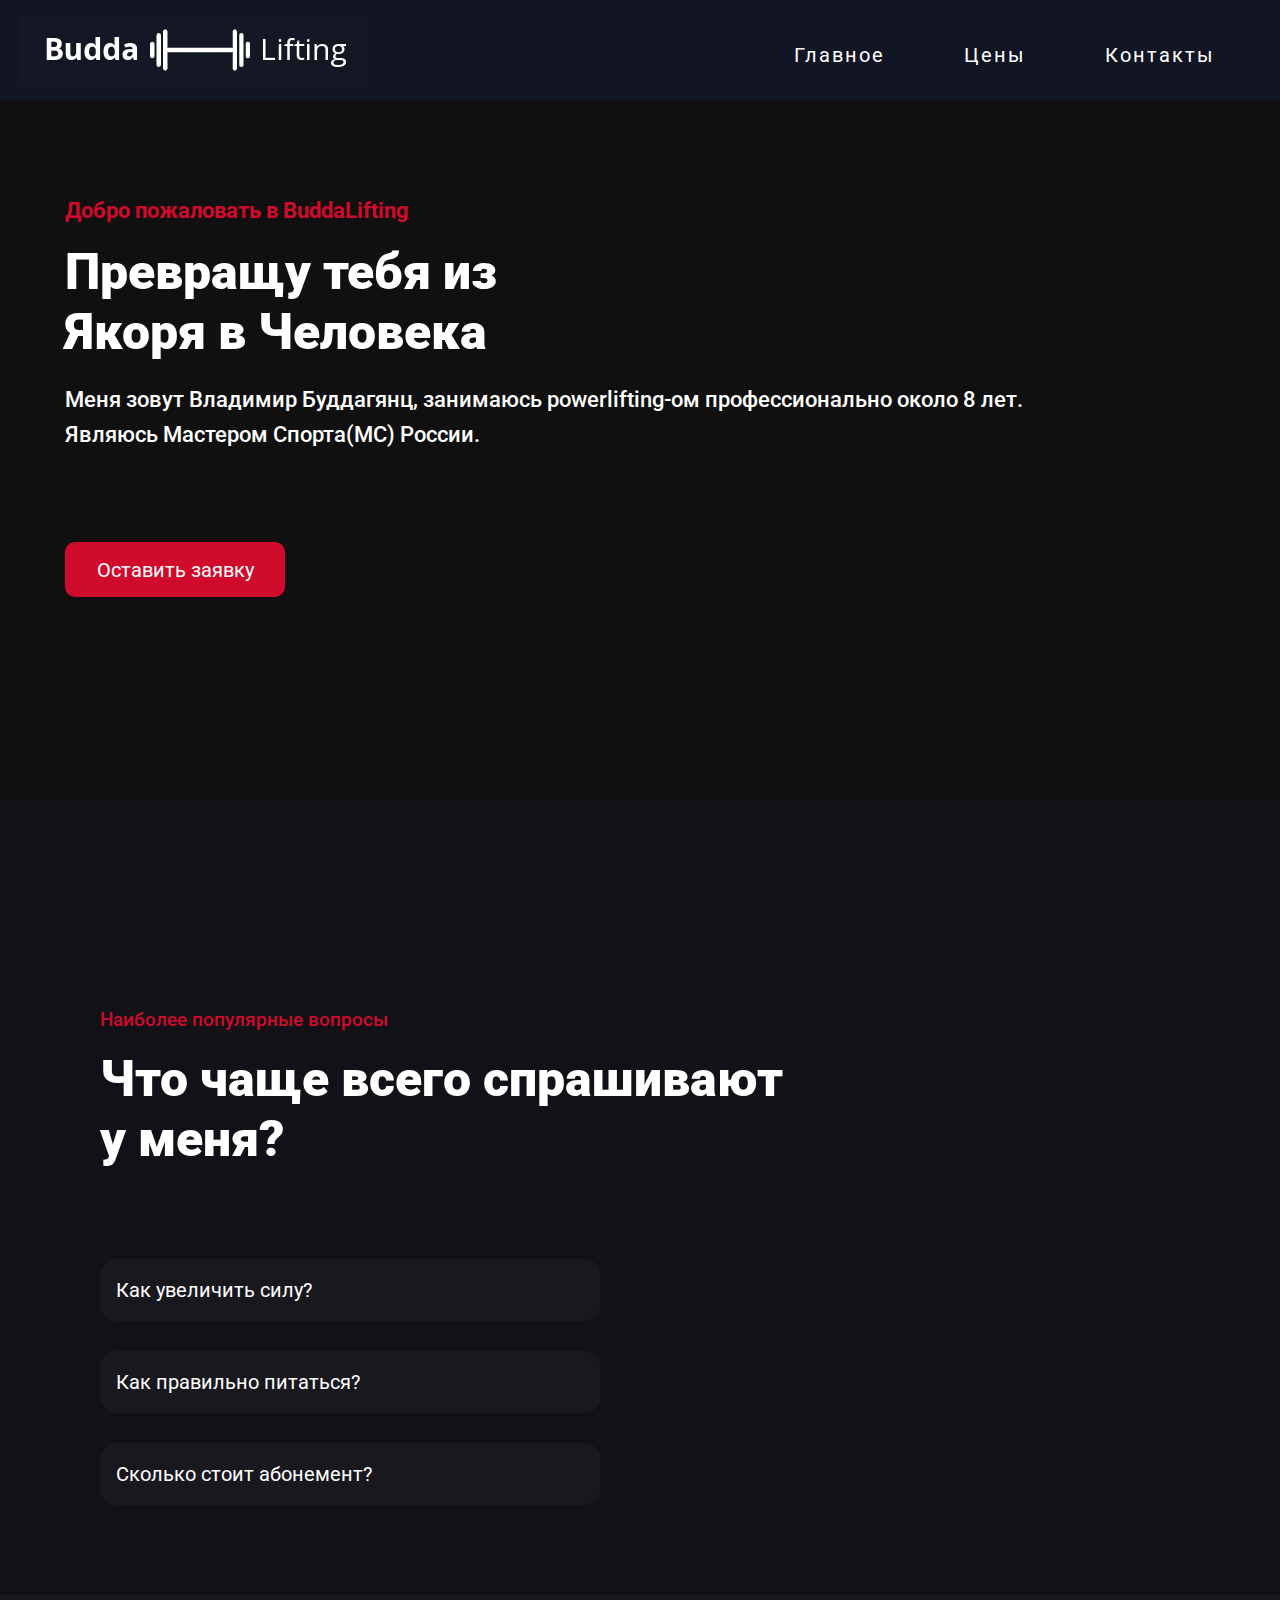
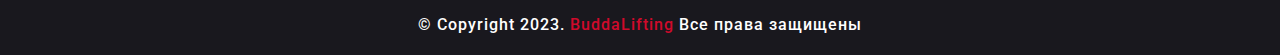
<file: index.html>
<!DOCTYPE html>
<html lang="ru">

<head>
  <meta charset="UTF-8">
  <meta http-equiv="X-UA-Compatible" content="IE=edge">
  <meta name="viewport" content="width=device-width, initial-scale=1.0">
  <link rel="stylesheet" href="style.css">
  <link href="https://fonts.googleapis.com/css2?family=Roboto:wght@300;400;500;700;900&display=swap" rel="stylesheet">
  <title>BuddaLifting</title>
</head>

<body>
  <div class="wrapper">
    <header>
      <div class="header__row">
        <div class="header__logo">
          <img src="img/logo.png" alt="Logo" class="logo">
        </div>
        <div class="header__nav">
          <nav>
            <a href="index.html">Главное</a>
            <a href="price.html">Цены</a>
            <a href="#popup_1">Контакты</a>
          </nav>
        </div>
      </div>
    </header>
    <main>
      <div class="title">
        <div class="container">
          <div class="title__row">
            <div class="title__body">
              <p class="title__welcome">Добро пожаловать в BuddaLifting</p>
              <h1 class="title__title">Превращу тебя из <br> Якоря в Человека</h1>
              <p class="title__subtitle">Меня зовут Владимир Буддагянц, занимаюсь powerlifting-ом профессионально около
                8 лет. <br> Являюсь Мастером Спорта(МС) России.</p>
              <a class="title__btn" href="#popup"><button class="title__btn">Оставить заявку</a></button>
            </div>
          </div>
        </div>
      </div>
      <div class="question">
        <div class="question__row">
          <div class="question__body">
            <div class="question__title">Наиболее популярные вопросы</div>
            <div class="question__subtitle">Что чаще всего спрашивают у меня?</div>
            <div class="faq">
              <div class="faq__item">
                <label class="faq__title" for="faq_1">Как увеличить силу?</label>
                <input type="checkbox" class="faq-input" id="faq_1">
                <div class="faq__text">
                  Lorem ipsum, dolor sit amet consectetur adipisicing elit. <br> Cum ab temporibus quo saepe placeat
                  provident <br> nesciunt a officia dolorum tenetur?
                </div>
              </div>
              <div class="faq__item">
                <label class="faq__title" for="faq_2">Как правильно питаться?</label>
                <input type="checkbox" class="faq-input" id="faq_2">
                <div class="faq__text">
                  Lorem ipsum, dolor sit amet consectetur adipisicing elit. <br> Cum ab temporibus quo saepe placeat
                  provident <br> nesciunt a officia dolorum tenetur?
                </div>
              </div>
              <div class="faq__item">
                <label class="faq__title" for="faq_3">Сколько стоит абонемент?</label>
                <input type="checkbox" class="faq-input" id="faq_3">
                <div class="faq__text">
                  Lorem ipsum, dolor sit amet consectetur adipisicing elit. <br> Cum ab temporibus quo saepe placeat
                  provident <br> nesciunt a officia dolorum tenetur?
                </div>
              </div>
            </div>
          </div>
        </div>
      </div>
    </main>
    <footer>
      <p class="footer__text">
        © Copyright 2023. <span class="footer">BuddaLifting</span> Все права защищены
      </p>
    </footer>
  </div>
  <div id="popup" class="popup">
    <div class="popup__body">
      <div class="popup__content">
        <a href="#" class="popup__close">&#9747;</a>
        <div class="popup__title">Оставьте свои контактные данные и я свяжусь с Вами</div>
        <div class="popup__info">
          <form class="popup__form">
            <input type="texx" placeholder="Ваше имя" class="popup__name">
            <input type="tel" placeholder="Ваш номер телефона" class="popup__tel">
            <button type="reset" class="popup__btn">Отправить</button>
          </form>
        </div>
      </div>
    </div>
  </div>
  <div id="popup_1" class="popup">
    <div class="popup__body">
      <div class="popup__content_1">
        <a href="#" class="popup__close">&#9747;</a>
        <div class="popup__title">Контакты для связи со мной</div>
        <div class="popup__info_1">
          <p class="popup__tel_1">+7-999-999-99-99</p>
          <a target="_blank" href="https://vk.com/buddalifting" class="popup__vk">Мой Вк</a>
          <a target="_blank" href="https://instagram.com/buddalifting?igshid=YmMyMTA2M2Y=" class="popup__inst">Мой
            Инстаграмм</a>
        </div>
      </div>
    </div>
  </div>
</body>

</html>
</file>
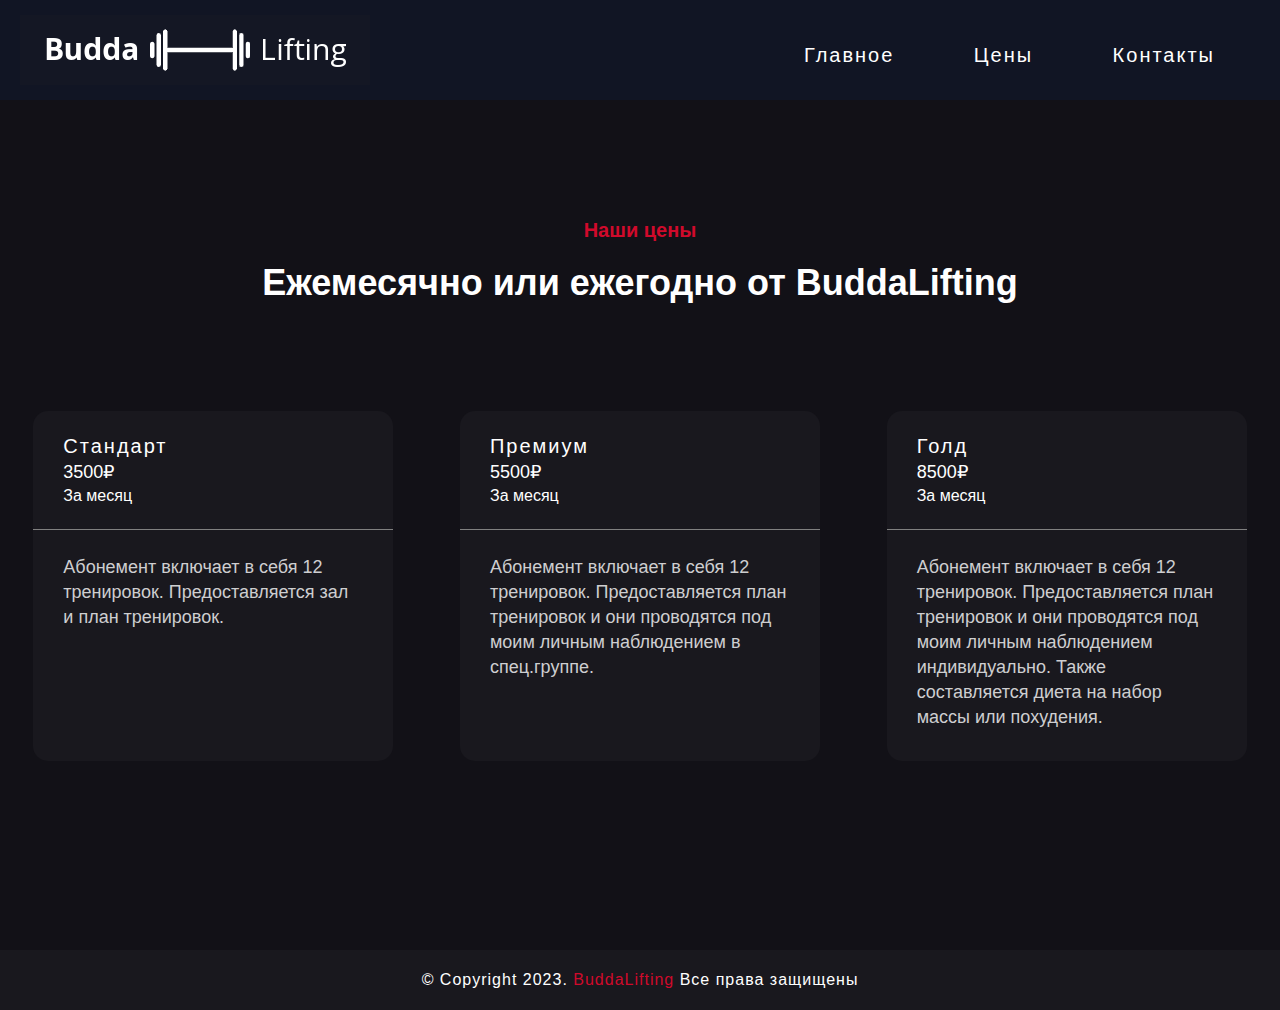
<file: price.html>
<!DOCTYPE html>
<html lang="en">

<head>
  <meta charset="UTF-8">
  <meta http-equiv="X-UA-Compatible" content="IE=edge">
  <meta name="viewport" content="width=device-width, initial-scale=1.0">
  <link rel="stylesheet" href="price.css">
  <title>BuddaLifting</title>
</head>

<body>
  <div class="wrapper">
    <header>
      <div class="header__row">
        <div class="header__logo">
          <img src="img/logo.png" alt="Logo" class="logo">
        </div>
        <div class="header__nav">
          <nav>
            <a href="index.html">Главное</a>
            <a href="price.html">Цены</a>
            <a href="#popup_1">Контакты</a>
          </nav>
        </div>
      </div>
    </header>
    <main>
      <div class="price">
        <div class="price__title">Наши цены</div>
        <div class="price__subtitle">Ежемесячно или ежегодно от BuddaLifting</div>
        <div class="price__columns">
          <div class="price__item">
            <div class="item__top">
              <div class="item__title">Стандарт</div>
              <div class="item__price">3500₽</div>
              <div class="item__time">За месяц</div>
            </div>
            <div class="item__bottom">
              <div class="item__btext">Абонемент включает в себя 12 тренировок. Предоставляется зал и план тренировок.
              </div>
            </div>
          </div>
          <div class="price__item">
            <div class="item__top">
              <div class="item__title">Премиум</div>
              <div class="item__price">5500₽</div>
              <div class="item__time">За месяц</div>
            </div>
            <div class="item__bottom">
              <div class="item__btext">Абонемент включает в себя 12 тренировок. Предоставляется план тренировок и они
                проводятся под моим личным наблюдением в спец.группе.
              </div>
            </div>
          </div>
          <div class="price__item">
            <div class="item__top">
              <div class="item__title">Голд</div>
              <div class="item__price">8500₽</div>
              <div class="item__time">За месяц</div>
            </div>
            <div class="item__bottom">
              <div class="item__btext">Абонемент включает в себя 12 тренировок. Предоставляется план тренировок и они
                проводятся под моим личным наблюдением индивидуально. Также составляется диета на набор массы или
                похудения.
              </div>
            </div>
          </div>
        </div>
      </div>
    </main>
    <footer>
      <p class="footer__text">
        © Copyright 2023. <span class="footer">BuddaLifting</span> Все права защищены
      </p>
    </footer>
  </div>
  <div id="popup" class="popup">
    <div class="popup__body">
      <div class="popup__content">
        <a href="#" class="popup__close">&#9747;</a>
        <div class="popup__title">Оставьте свои контактные данные и я свяжусь с Вами</div>
        <div class="popup__info">
          <form class="popup__form">
            <input type="texx" placeholder="Ваше имя" class="popup__name">
            <input type="tel" placeholder="Ваш номер телефона" class="popup__tel">
            <button type="reset" class="popup__btn">Отправить</button>
          </form>
        </div>
      </div>
    </div>
  </div>
  <div id="popup_1" class="popup">
    <div class="popup__body">
      <div class="popup__content_1">
        <a href="#" class="popup__close">&#9747;</a>
        <div class="popup__title">Контакты для связи со мной</div>
        <div class="popup__info_1">
          <p class="popup__tel_1">+7-999-999-99-99</p>
          <a target="_blank" href="https://vk.com/buddalifting" class="popup__vk">Мой Вк</a>
          <a target="_blank" href="https://instagram.com/buddalifting?igshid=YmMyMTA2M2Y=" class="popup__inst">Мой
            Инстаграмм</a>
        </div>
      </div>
    </div>
  </div>
</body>

</html>
</file>
<file: style.css>
/* Reset Style */
* {
  padding: 0;
  margin: 0;
  border: 0;
}

*,
*:before,
*:after {
  -moz-box-sizing: border-box;
  -webkit-box-sizing: border-box;
  box-sizing: border-box;
}

:focus,
:active {
  outline: none;
}

a:focus,
a:active {
  outline: none;
}

nav,
footer,
header,
aside {
  display: block;
}

html,
body {
  height: 100%;
  width: 100%;
  font-style: 100%;
  line-height: 1;
  font-style: 14px;
  -ms-text-size-adjust: 100%;
  -moz-text-size-adjust: 100%;
  -webkit-text-size-adjust: 100%;
  font-family: 'Roboto', sans-serif;
}

input,
button,
textarea {
  font-family: inherit;
}

input::-ms-clear {
  display: none;
}

button {
  cursor: pointer;
}

button::-moz-focus-inner {
  padding: 0;
  border: 0;
}

a,
a:visited {
  text-decoration: none;
}

a:hover {
  text-decoration: none;
}

ul li {
  list-style-type: none;
}

img {
  vertical-align: top;
}

h1,
h2,
h3,
h4,
h5,
h6 {
  font-style: inherit;
  font-weight: 400;
}

/* ------------- */
header {
  height: 100px;
  background-color: #111524;
  position: fixed;
  width: 100%;
}

.header__row {
  display: flex;
  justify-content: space-between;
}

.header__logo {
  padding: 15px 0px 0px 20px;
}

.header__nav {
  padding: 45px 65px 0px 0px;
}

.header__nav a {
  font-size: 20px;
  letter-spacing: 2px;
  color: #fff;
  margin: 0px 75px 0px 0px;
  transition: 0.5s all;
}

.header__nav a:last-child {
  margin: 0px 0px 0px 0px;
}

.header__nav a:hover {
  color: #cf092b;
  transition: 0.5s all;
}

/* .header__btn {
  width: 130px;
  height: 50px;
  background-color: #d00a2b;
  color: #fff;
  font-size: 20px;
  letter-spacing: 2px;
  border-radius: 10px;
} */

.container {
  max-width: 1150px;
  margin: 0 auto;
}

.title {
  background-color: #101010;
  height: 800px;
}

.title__body {
  color: #fff;
  padding: 200px 0px 0px 0px;
}

.title__welcome {
  font-size: 22px;
  font-weight: 700;
  color: #d00a2b;
  margin: 0px 0px 20px 0px;
}

.title__title {
  font-size: 50px;
  font-weight: 900;
  line-height: 60px;
  margin: 0px 0px 20px 0px;
}

.title__subtitle {
  font-size: 22px;
  font-weight: 500;
  line-height: 35px;
  margin: 0px 0px 90px 0px;
}

.title__btn {
  width: 220px;
  height: 55px;
  background-color: #d00a2b;
  color: #fff;
  font-size: 20px;
  border-radius: 10px;
}

.question {
  padding: 80px 0px 60px 0px;
  background-color: #121117;
}

.question__row {
  display: flex;
  justify-content: space-between;
}

.question__body {
  margin: 130px 0px 0px 100px;
  max-width: 700px;
}

.question__title {
  color: #d00a2b;
  font-size: 19px;
  font-weight: 500;
  margin: 0px 0px 20px 0px;
}

.question__subtitle {
  font-size: 50px;
  font-weight: 900;
  line-height: 60px;
  color: #fff;
  margin: 0px 0px 90px 0px;
}

.faq {
  max-width: 500px;
}

.faq__item {
  border-radius: 15px;
  color: #fff;
  background-color: #19181e;
  margin: 0px 0px 30px 0px;
  border: 1px solid #19181e;
}


.faq__title {
  padding: 20px 15px;
  display: block;
  cursor: pointer;
  font-size: 20px;
}

.faq-input {
  width: 0;
  height: 0;
  appearance: none;
  position: absolute;
}

.faq-input:checked+.faq__text {
  display: block;
}

.faq__text {
  font-size: 16px;
  border-top: 2px solid #cf092b;
  padding: 25px;
  margin: 25px 0px 0px 0px;
  display: none;
  line-height: 35px;
}

.question__image img {
  padding: 0px 60px 0px 0px;
  width: 750px;
  height: 750px;
  border-radius: 70px 0px 0px 70px;
}

footer {
  height: 60px;
  background-color: #19181e;
}

.footer__text {
  letter-spacing: 1px;
  text-align: center;
  padding: 22px 0px 0px 0px;
  color: #fff;
  font-weight: 500;
}

.footer {
  color: #d00a2b;
}

.popup {
  position: fixed;
  width: 100%;
  height: 100%;
  background-color: rgba(0, 0, 0, 0.4);
  top: 0;
  left: 0;
  opacity: 0;
  visibility: hidden;
  transition: all 0.3s ease 0s;
}

.popup:target {
  opacity: 1;
  visibility: visible;
}

.popup__body {
  min-height: 100%;
  display: flex;
  align-items: center;
  justify-content: center;
}

.popup__content {
  background-color: #2a2a38;
  width: 400px;
  height: 400px;
  position: relative;
  border-radius: 20px;
}

.popup__close {
  position: absolute;
  right: 10px;
  top: 10px;
  font-size: 22px;
  color: red;
}

.popup__title {
  font-weight: 500;
  color: #fff;
  padding: 20px 30px;
  font-size: 24px;
  line-height: 30px;
  letter-spacing: 1px;
  text-align: center;
  border-bottom: 2px solid #fff;
}

.popup__info {
  padding: 40px 25px;
}

input.popup__name {
  display: block;
  width: 330px;
  height: 40px;
  border-radius: 5px;
  padding: 15px 10px;
  font-size: 16px;
  margin: 0px 0px 25px 0px;
}

input.popup__tel {
  display: block;
  width: 330px;
  height: 40px;
  border-radius: 5px;
  padding: 15px 10px;
  font-size: 16px;
  margin: 0px 0px 35px 0px;
}

.popup__btn {
  width: 120px;
  height: 40px;
  background-color: #d00a2b;
  color: #fff;
  font-size: 16px;
  border-radius: 7px;
}

.popup__content_1 {
  background-color: #2a2a38;
  width: 450px;
  height: 280px;
  position: relative;
  border-radius: 20px;

}

.popup__info_1 {
  padding: 40px 25px;
}

.popup__tel_1 {
  font-size: 22px;
  color: #fff;
  margin: 0px 0px 25px 0px;
}

.popup__vk {
  font-size: 22px;
  display: block;
  color: #fff;
  margin: 0px 0px 25px 0px;
  transition: color 0.5s ease 0s;
}

.popup__inst {
  font-size: 22px;
  color: #fff;
  transition: color 0.5s ease 0s;
}

.popup a:hover {
  color: #cf092b;
  letter-spacing: 1.5px;
  transition: color 0.5s ease 0s;
}
</file>
<file: price.css>
/* Reset Style */
* {
  padding: 0;
  margin: 0;
  border: 0;
}

*,
*:before,
*:after {
  -moz-box-sizing: border-box;
  -webkit-box-sizing: border-box;
  box-sizing: border-box;
}

:focus,
:active {
  outline: none;
}

a:focus,
a:active {
  outline: none;
}

nav,
footer,
header,
aside {
  display: block;
}

html,
body {
  height: 100%;
  width: 100%;
  font-style: 100%;
  line-height: 1;
  font-style: 14px;
  -ms-text-size-adjust: 100%;
  -moz-text-size-adjust: 100%;
  -webkit-text-size-adjust: 100%;
  font-family: 'Roboto', sans-serif;
}

input,
button,
textarea {
  font-family: inherit;
}

input::-ms-clear {
  display: none;
}

button {
  cursor: pointer;
}

button::-moz-focus-inner {
  padding: 0;
  border: 0;
}

a,
a:visited {
  text-decoration: none;
}

a:hover {
  text-decoration: none;
}

ul li {
  list-style-type: none;
}

img {
  vertical-align: top;
}

h1,
h2,
h3,
h4,
h5,
h6 {
  font-style: inherit;
  font-weight: 400;
}

/* ------------- */
header {
  height: 100px;
  background-color: #111524;
}

.header__row {
  display: flex;
  justify-content: space-between;
}

.header__logo {
  padding: 15px 0px 0px 20px;
}

.header__nav {
  padding: 45px 65px 0px 0px;
}

.header__nav a {
  font-size: 20px;
  letter-spacing: 2px;
  color: #fff;
  margin: 0px 75px 0px 0px;
  transition: 0.5s all;
}

.header__nav a:last-child {
  margin: 0px 0px 0px 0px;
}

.header__nav a:hover {
  color: #cf092b;
  transition: 0.5s all;
}

/* .header__btn {
  width: 130px;
  height: 50px;
  background-color: #d00a2b;
  color: #fff;
  font-size: 20px;
  letter-spacing: 2px;
  border-radius: 10px;
} */

.price {
  height: 850px;
  background-color: #121117;
}

.price__title {
  padding: 120px 0px 25px 0px;
  text-align: center;
  color: #d00a2b;
  font-weight: 700;
  font-size: 20px;
}

.price__subtitle {
  padding: 0px 0px 110px 0px;
  font-weight: 700;
  font-size: 36px;
  color: #fff;
  text-align: center;
}

.price__columns {
  display: flex;
  justify-content: space-around;
}

.price__item {
  width: 360px;
  height: 350px;
  border-radius: 15px;
  background-color: #19181e;
}

.item__top {
  padding: 25px 30px;
  border-bottom: 1px solid gray;
}

.item__title {
  color: #fff;
  font-size: 20px;
  font-weight: 500;
  letter-spacing: 2px;
  padding: 0px 0px 7px 0px;
}

.item__price {
  color: #fff;
  font-size: 18px;
  padding: 0px 0px 7px 0px;
}

.item__time {
  color: #fff;
}

.item__bottom {
  padding: 25px 30px;
  font-size: 18px;
  line-height: 25px;
}

.item__btext {
  color: #ceced0;
}

footer {
  height: 60px;
  background-color: #19181e;
}

.footer__text {
  letter-spacing: 1px;
  text-align: center;
  padding: 22px 0px 0px 0px;
  color: #fff;
  font-weight: 500;
}

.footer {
  color: #d00a2b;
}

.popup {
  position: fixed;
  width: 100%;
  height: 100%;
  background-color: rgba(0, 0, 0, 0.4);
  top: 0;
  left: 0;
  opacity: 0;
  visibility: hidden;
  transition: all 0.3s ease 0s;
}

.popup:target {
  opacity: 1;
  visibility: visible;
}

.popup__body {
  min-height: 100%;
  display: flex;
  align-items: center;
  justify-content: center;
}

.popup__content {
  background-color: #2a2a38;
  width: 400px;
  height: 400px;
  position: relative;
  border-radius: 20px;
}

.popup__close {
  position: absolute;
  right: 10px;
  top: 10px;
  font-size: 22px;
  color: red;
}

.popup__title {
  font-weight: 500;
  color: #fff;
  padding: 20px 30px;
  font-size: 24px;
  line-height: 30px;
  letter-spacing: 1px;
  text-align: center;
  border-bottom: 2px solid #fff;
}

.popup__info {
  padding: 40px 25px;
}

input.popup__name {
  display: block;
  width: 330px;
  height: 40px;
  border-radius: 5px;
  padding: 15px 10px;
  font-size: 16px;
  margin: 0px 0px 25px 0px;
}

input.popup__tel {
  display: block;
  width: 330px;
  height: 40px;
  border-radius: 5px;
  padding: 15px 10px;
  font-size: 16px;
  margin: 0px 0px 35px 0px;
}

.popup__btn {
  width: 120px;
  height: 40px;
  background-color: #d00a2b;
  color: #fff;
  font-size: 16px;
  border-radius: 7px;
}

.popup__content_1 {
  background-color: #2a2a38;
  width: 450px;
  height: 280px;
  position: relative;
  border-radius: 20px;

}

.popup__info_1 {
  padding: 40px 25px;
}

.popup__tel_1 {
  font-size: 22px;
  color: #fff;
  margin: 0px 0px 25px 0px;
}

.popup__vk {
  font-size: 22px;
  display: block;
  color: #fff;
  margin: 0px 0px 25px 0px;
  transition: color 0.5s ease 0s;
}

.popup__inst {
  font-size: 22px;
  color: #fff;
  transition: color 0.5s ease 0s;
}

.popup a:hover {
  color: #cf092b;
  letter-spacing: 1.5px;
  transition: color 0.5s ease 0s;
}
</file>
